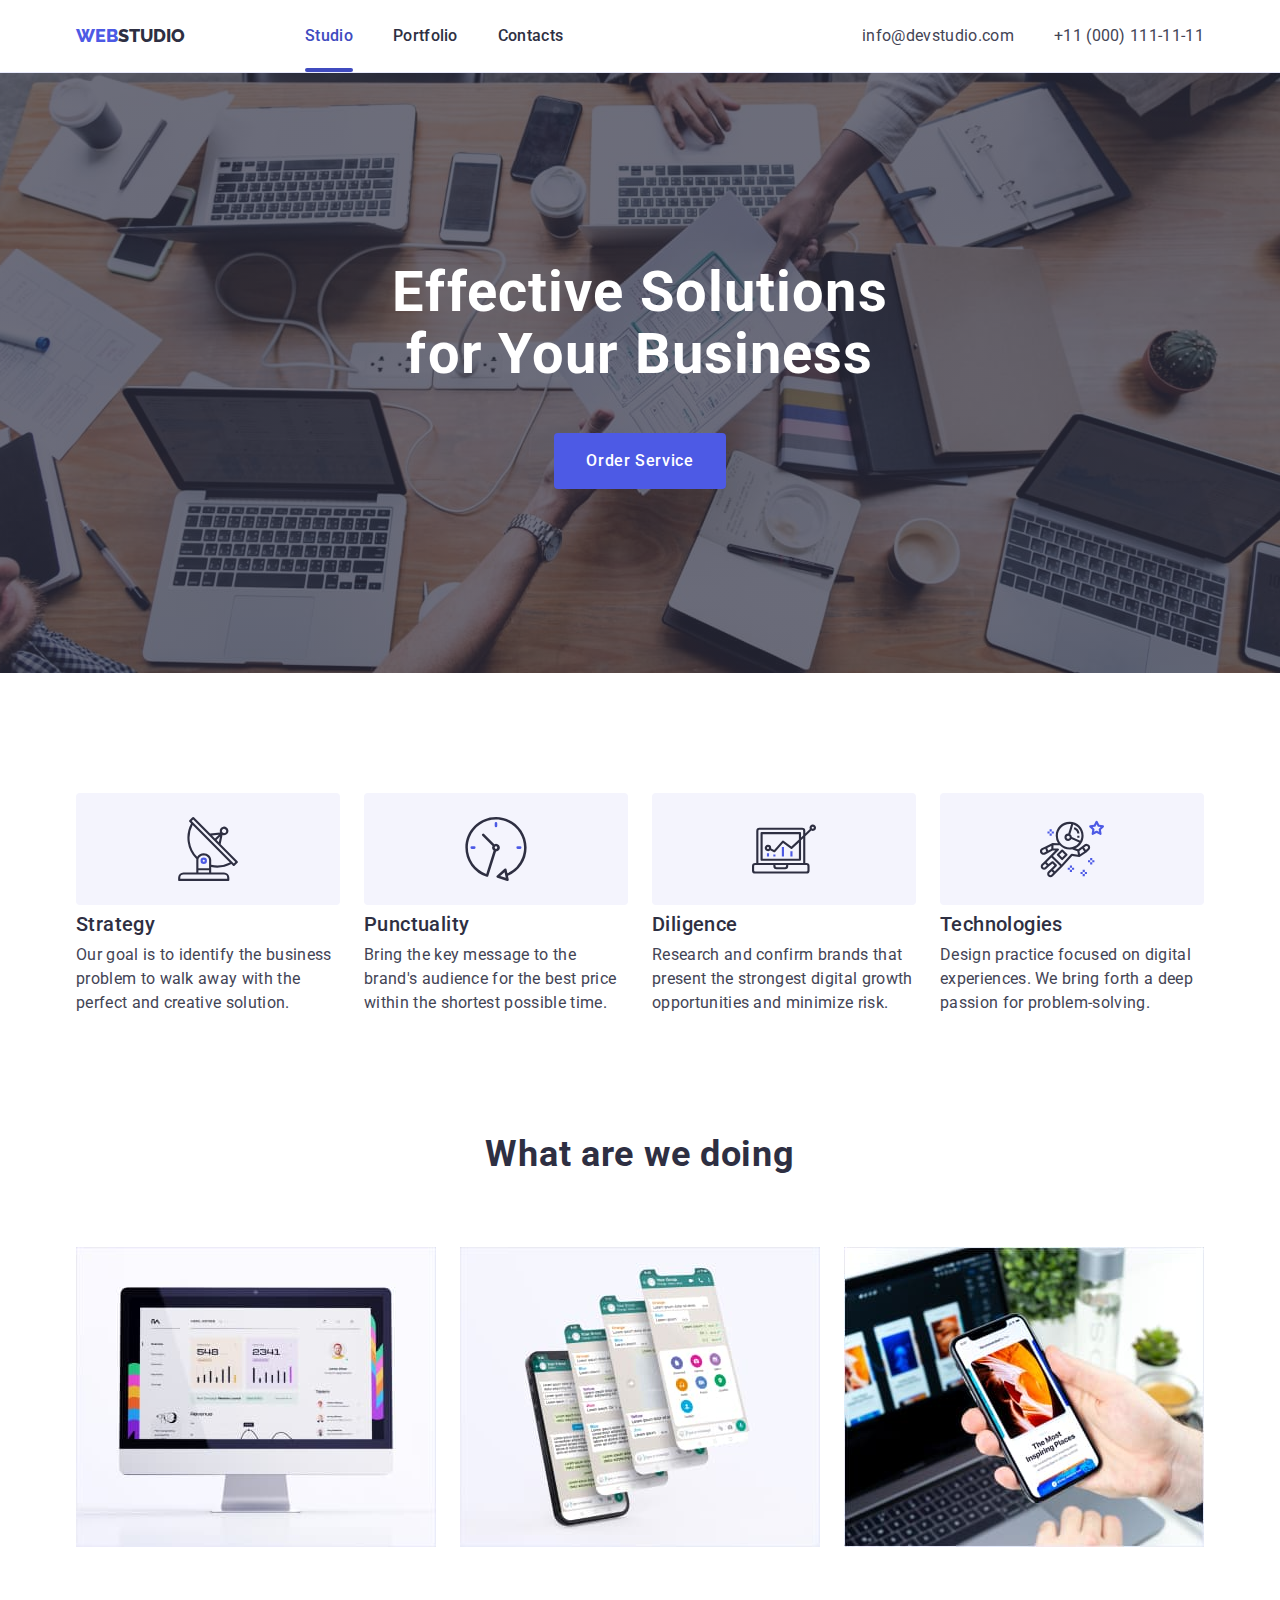
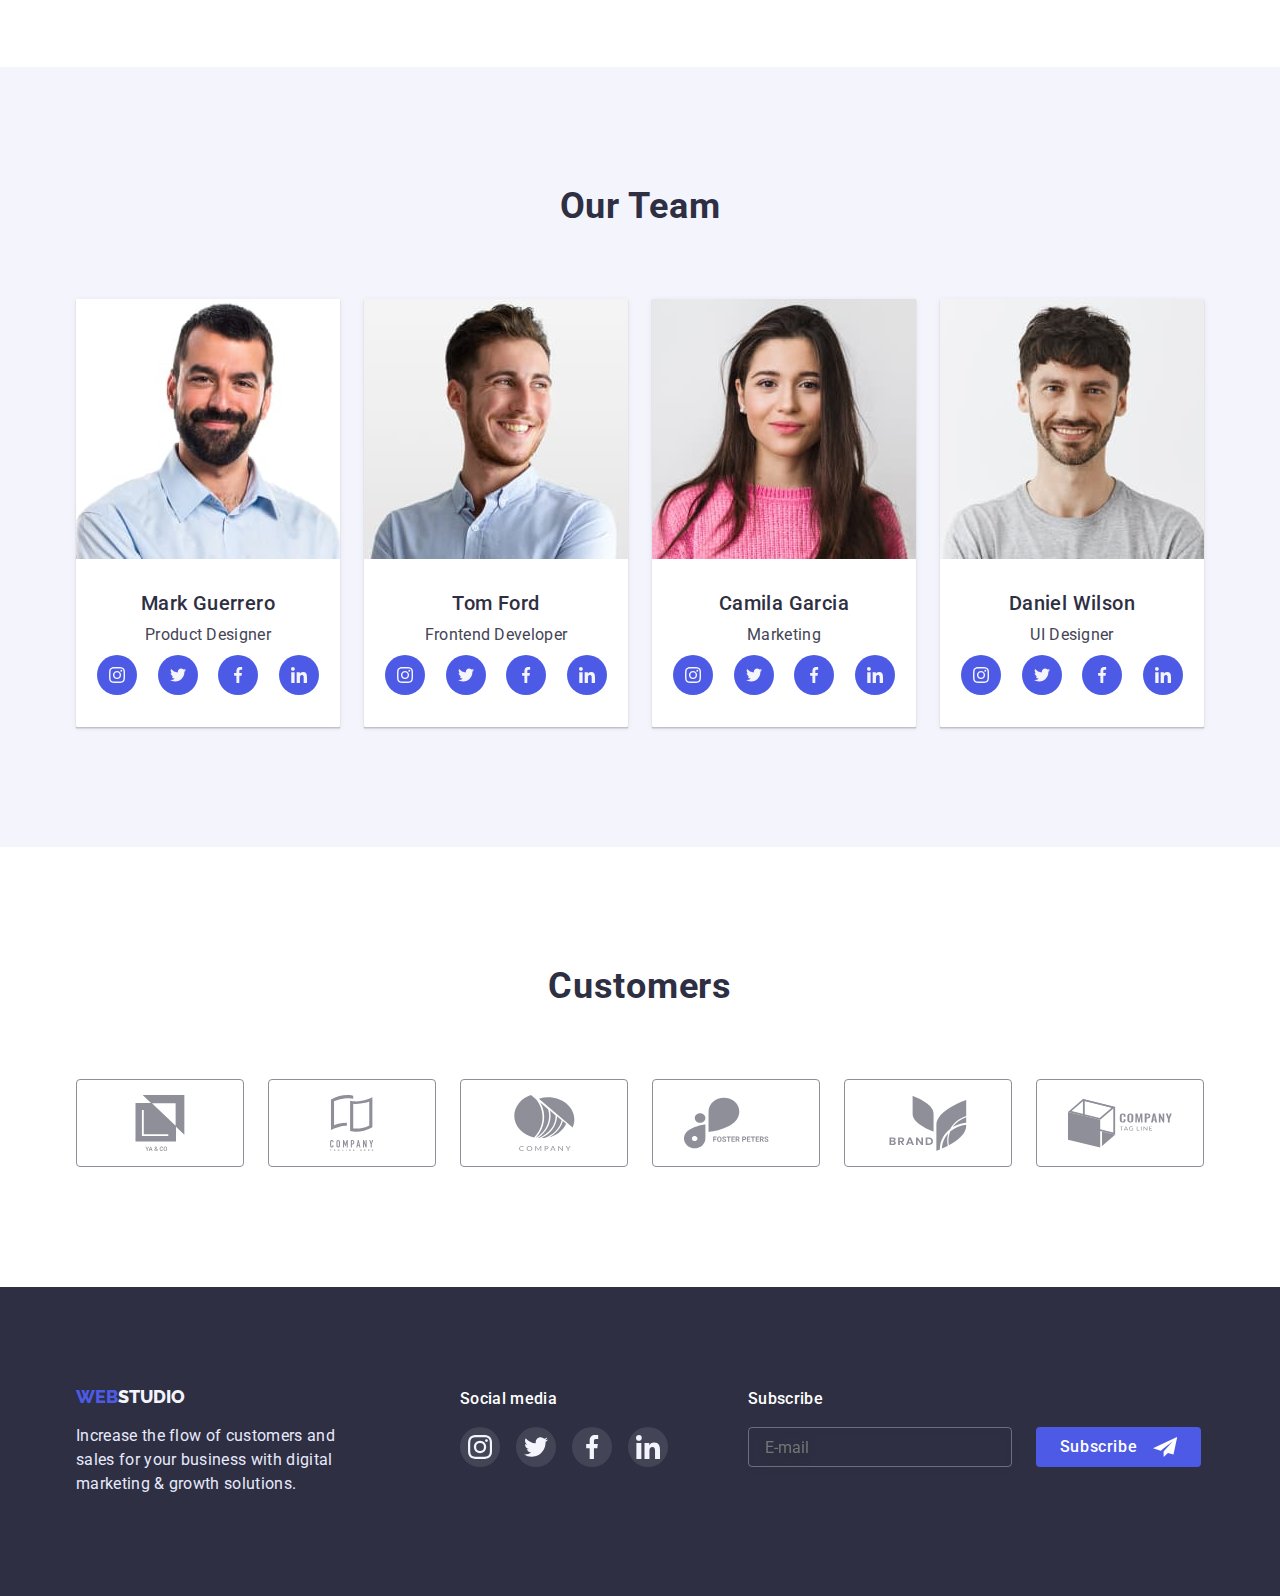
<file: index.html>
<!DOCTYPE html>
<html lang="en">
  <head>
    <meta charset="UTF-8">
    <meta http-equiv="X-UA-Compatible" content="IE=edge">
    <meta name="viewport" content="width=device-width, initial-scale=1.0">
    <title>Студія</title>
    <link rel="preconnect" href="https://fonts.googleapis.com"> 
    <link rel="preconnect" href="https://fonts.gstatic.com" crossorigin> 
    <link href="https://fonts.googleapis.com/css2?family=Raleway:wght@800&family=Roboto:wght@400;500;700;900&display=swap" rel="stylesheet">
    <link rel="stylesheet" href="https://cdnjs.cloudflare.com/ajax/libs/modern-normalize/1.1.0/modern-normalize.css">
    <link rel="stylesheet" href="./css/styles.css">
  </head>
  <body>
    <!--Header-->
    <header class="header">
      <!--site nav-->
          <div class="container main-nav">
            
              <nav class="main-navigation">
              <a class="header-logo" href="./index.html">
                <span class="web">Web</span><span class="studio">Studio</span> 
              </a>

              <ul class="site-nav list">
                
                  <li class="item">
                   <a class="link  current" href="./index.html">Studio</a>
                </li>
                
                
                <li class="item">
                    <a class="link" href="./portfolio.html">Portfolio</a>
                </li>
                <li class="item">

                    <a class="link" href="">Contacts</a>
                </li>
              </ul>
            </nav>
        
             
            
            <!--Contacts-->
            <address class="adress">
              <ul class="list contacts">
                <li class="item">
                  <a class="contact-link" href="mailto:info@devstudio.com">info@devstudio.com</a>
                </li>
                <li class="item">
                  <a class="contact-link" href="tel:+110001111111">+11 (000) 111-11-11</a>
                </li>
              </ul>
            </address> 
          
            <!--Menu Open Button-->
              <button type="button" 
                      class="menu-button js-open-menu"
                      aria-expanded="false"
                      aria-controls="mobile-menu" >
                <svg class="button-open" width="32" height="22"
                     aria-label="Switch-mobile-menu">
                  <use class="icon-open" href="./images/icons.svg#icon-burger"></use>
                </svg>
              </button>
              
          <!--Menu Nav Container-->
              <div class="menu-container js-menu-container" id="mobile-menu">
                
                    <button type="button" 
                      class="menu-button js-close-menu">
                    <svg class="button-cross" width="8" height="8">
                      <use class="icon-cross" href="./images/icons.svg#icon-close-black-18dp-2-1-"></use>
                    </svg>
                </button>
            
                <div class="mobile-navigation">
                  <ul class="list">
                
                  <li class="nav-item">
                   <a class="nav-link current" href="./index.html">Studio</a>
                </li>
                
                
                <li class="nav-item">
                    <a class="nav-link" href="./portfolio.html">Portfolio</a>
                </li>
                <li class="nav-item">

                    <a class="nav-link" href="">Contacts</a>
                </li>
              </ul>
                </div>

                <div class="mobile-contacts">
                  <address>
                      <ul class="list mobile-list">

                        <li class="mobile-contact-item" >
                          <a class="mobile-contact-link tel" href="tel:+110001111111">+11 (000) 111-11-11</a>
                        </li>

                        <li class="mobile-contact-item">
                          <a  class="mobile-contact-link"  href="mailto:info@devstudio.com">info@devstudio.com</a>
                        </li>
                
                      </ul>
                  </address> 
                </div>
                <div class="mobile-sm-links">
                  <ul class="team sm-links-list">

                <li class="social-links-item">
                  <a class="social-media-link" href="">
                    <svg class="icon" width="16px" height="16px">
                      <use href="./images/icons.svg#icon-instagram"></use>
                    </svg>
                  </a>
                </li>

                <li class="social-links-item">
                  <a class="social-media-link" href="" >
                    <svg class="icon" width="16px" height="16px">
                      <use href="./images/icons.svg#icon-twitter"></use>
                    </svg>
                  </a>
                </li>

                <li class="social-links-item">
                  <a class="social-media-link" href="" >
                    <svg class="icon" width="16px" height="16px">
                      <use href="./images/icons.svg#icon-facebook-1"></use>
                    </svg>
                  </a>
                </li>

                <li class="social-links-item">
                  <a class="social-media-link" href="" >
                    <svg class="icon" width="16px" height="16px">
                      <use href="./images/icons.svg#icon-linkedin"></use>
                    </svg>
                  </a>
                </li> 
              </ul>
                </div>
            

                
              </div>
            </div>  
              
    </header>
    <main>
      <!--Hero-->
      <section class="hero"> 
              <div class="container">
                <h1 class="hero-title">Effective Solutions for Your Business</h1>

              <button data-modal-open class="hero-btn" type="button">Order Service</button>
              </div>    
              <div class="backdrop is-hidden" data-modal>
                <div class="modal">
                
                  <button class="close-btn" data-modal-close>
                    <svg class="close-icon">
                      <use href="./images/icons.svg#icon-close-black-18dp-2-1-" width="8px" height="8px"></use>
                    </svg>
                  </button>

                   <form class="modal-form">
                      <p class="modal-text">Leave your contacts and we will call you back</p>
                      
                      <div class="modal-form-field">
                        <label for="name">Name</label>
                        <input class="form-name" type="text" name="name" id="name">
                        <svg class="form-icon" >
                          <use href="./images/icons.svg#icon-person" width="12"></use>
                        </svg>
                      </div>

                      <div class="modal-form-field">
                        <label for="tel">Phone</label>
                        <input class="form-name" type="tel" name="tel" id="tel" >
                        <svg class="form-icon" >
                          <use href="./images/icons.svg#icon-tel" width="13"></use>
                        </svg>                       
                      </div>

                      <div class="modal-form-field">
                        <label for="email">Email</label>
                        <input class="form-name" type="email" name="email" id="email">
                        <svg class="form-icon">
                          <use href="./images/icons.svg#icon-mail" width="15"></use>
                        </svg>
                        
                      </div>
                      
                      <div class="modal-form-field">
                        <label for="comment">Comment</label>
                        <textarea class="textarea" name="comment" id="comment" placeholder="Text input"></textarea>
                      </div>

                    
                      <div class="checkbox">
                        <label class="checkbox-label" for="accept">
                        <input class="checkbox-input" type="checkbox" name="accept" id="accept">
                        <span class="checkbox-icon">
                          <svg width="10">
                          <use href="./images/icons.svg#icon-checked" ></use>
                        </svg>
                        </span>
                        <div>
                          I accept the terms and conditions of the  
                        <a class="policy" href=""> Privacy Policy</a>
                        </div>
                        
                         </label>
                      </div>
                      
                      <button class="send-btn" type="submit">Send</button>

                   </form> 
                </div>
              </div>             
      </section>
        
        
      <!--Features-->
      <section class="features">
        <div class="container">
          <h2 class="features-title">Features</h2>
        <ul class="list feature-list">

          <li class="item">
            <div class="thumb">
              <svg class="feature-icon">
                <use href="./images/icons.svg#icon-antenna"></use>
              </svg>
            </div>
            <h3 class="title feature-title">Strategy</h3>
            <p class="text feature.text">
              Our goal is to identify the business problem to walk away with the
              perfect and creative solution.
            </p>  
          </li>

          <li class="item">
            <div class="thumb">
              <svg class="feature-icon">
                <use href="./images/icons.svg#icon-clock"></use>
              </svg>
            </div>
            <h3 class="title feature-title">Punctuality</h3>
            <p class="text feature-text">
              Bring the key message to the brand's audience for the best price
              within the shortest possible time.
            </p>  
          </li>

          <li class="item">
            <div class="thumb">
              <svg class="feature-icon" >
                <use href="./images/icons.svg#icon-diagram"></use>
              </svg>
            </div>
              <h3 class="title feature-title">Diligence</h3>
            <p class="text feature-text">
              Research and confirm brands that present the strongest digital
              growth opportunities and minimize risk.
            </p>
          </li>

          <li class="item">
            <div class="thumb">
              <svg class="feature-icon">
                <use href="./images/icons.svg#icon-astronaut"></use>
              </svg>
            </div>
            <h3 class="title feature-title">Technologies</h3>
            <p class="text feature-text">
              Design practice focused on digital experiences. We bring forth a
              deep passion for problem-solving.
            </p>
            
          </li>

        </ul>
        </div>
        
      </section>
      <!--Work-->
      <section class="work-content">
        <div class="container">
          <h2 class="work-title">What are we doing</h2>
        <ul class="list work-list">
          <li class="work-element">
            <img class="image" 
            srcset="./images/work-1.jpg 1x, ./images/work-1@2x.jpg 2x"
            src="./images/work-1.jpg" 
            alt="Macbook" 
            width="360">
          </li>
          <li class="work-element">
            <img class="image" 
            srcset="./images/work-2.jpg 1x, ./images/work-2@2x.jpg 2x"
            src="./images/work-2.jpg" 
            alt="Macbook" 
            width="360">
          </li>
          <li class="work-element">
            <img class="image" 
            srcset="./images/work-3.jpg 1x, ./images/work-3@2x.jpg 2x"
            src="./images/work-3.jpg" 
            alt="Macbook" 
            width="360">
          </li>
        </ul>
        </div>
        
      </section>
      <!--Team-->
      <section class="team">
        <div class="container">
          <h2 class="team-title">Our Team</h2>
        <ul class="list team-list">

          <li class="team-element">

            <img class="image"
            srcset="./images/team-1.jpg 1x, ./images/team-1@2x.jpg 2x" 
            src="./images/team-1.jpg" 
            alt="Product Designer" 
            width="264">

            <div class="team-content">
              <h3 class="title team-member">Mark Guerrero</h3>
              <p class="text">Product Designer</p>

              <ul class="team sm-links-list">

                <li class="social-links-item">
                  <a class="social-media-link" href="">
                    <svg class="icon" width="16px" height="16px">
                      <use href="./images/icons.svg#icon-instagram"></use>
                    </svg>
                  </a>
                </li>

                <li class="social-links-item">
                  <a class="social-media-link" href="" >
                    <svg class="icon" width="16px" height="16px">
                      <use href="./images/icons.svg#icon-twitter"></use>
                    </svg>
                  </a>
                </li>

                <li class="social-links-item">
                  <a class="social-media-link" href="" >
                    <svg class="icon" width="16px" height="16px">
                      <use href="./images/icons.svg#icon-facebook-1"></use>
                    </svg>
                  </a>
                </li>

                <li class="social-links-item">
                  <a class="social-media-link" href="" >
                    <svg class="icon" width="16px" height="16px">
                      <use href="./images/icons.svg#icon-linkedin"></use>
                    </svg>
                  </a>
                </li> 
              </ul>
            </div>


          <li class="team-element">

            <img class="image"
            srcset="./images/team-2.jpg 1x, ./images/team-2@2x.jpg 2x"
             src="./images/team-2.jpg" 
             alt="Frontend Developer" 
             width="264">

            <div class="team-content">
              <h3 class="title team-member">Tom Ford</h3>
              <p class="text">Frontend Developer</p>

              <ul class="team sm-links-list">

                <li class="social-links-item">
                  <a class="social-media-link" href="">
                    <svg class="icon" width="16px" height="16px">
                      <use href="./images/icons.svg#icon-instagram"></use>
                    </svg>
                  </a>
                </li>

                <li class="social-links-item">
                  <a class="social-media-link" href="" >
                    <svg class="icon" width="16px" height="16px">
                      <use href="./images/icons.svg#icon-twitter"></use>
                    </svg>
                  </a>
                </li>

                <li class="social-links-item">
                  <a class="social-media-link" href="" >
                    <svg class="icon" width="16px" height="16px">
                      <use href="./images/icons.svg#icon-facebook-1"></use>
                    </svg>
                  </a>
                </li>

                <li class="social-links-item">
                  <a class="social-media-link" href="" >
                    <svg class="icon" width="16px" height="16px">
                      <use href="./images/icons.svg#icon-linkedin"></use>
                    </svg>
                  </a>
                </li> 
              </ul>
            </div>           
          </li>

          <li class="team-element">
           <img class="image"
            srcset="./images/team-3.jpg 1x, ./images/team-3@2x.jpg 2x"
             src="./images/team-3.jpg" 
             alt="Frontend Developer" 
             width="264">

            <div class="team-content">
              <h3 class="title team-member">Camila Garcia</h3>
              <p class="text">Marketing</p>

              <ul class="team sm-links-list">

                <li class="social-links-item">
                  <a class="social-media-link" href="">
                    <svg class="icon" width="16px" height="16px">
                      <use href="./images/icons.svg#icon-instagram"></use>
                    </svg>
                  </a>
                </li>

                <li class="social-links-item">
                  <a class="social-media-link" href="" >
                    <svg class="icon" width="16px" height="16px">
                      <use href="./images/icons.svg#icon-twitter"></use>
                    </svg>
                  </a>
                </li>

                <li class="social-links-item">
                  <a class="social-media-link" href="" >
                    <svg class="icon" width="16px" height="16px">
                      <use href="./images/icons.svg#icon-facebook-1"></use>
                    </svg>
                  </a>
                </li>

                <li class="social-links-item">
                  <a class="social-media-link" href="" >
                    <svg class="icon" width="16px" height="16px">
                      <use href="./images/icons.svg#icon-linkedin"></use>
                    </svg>
                  </a>
                </li> 
              </ul>
            </div>            
          </li>
          <li class="team-element">
            <img class="image"
            srcset="./images/team-4.jpg 1x, ./images/team-4@2x.jpg 2x"
             src="./images/team-4.jpg" 
             alt="Frontend Developer" 
             width="264">
            <div class="team-content">
              <h3 class="title team-member">Daniel Wilson</h3>
              <p class="text">UI Designer</p>
              <ul class="team sm-links-list">

                <li class="social-links-item">
                  <a class="social-media-link" href="">
                    <svg class="icon" width="16px" height="16px">
                      <use href="./images/icons.svg#icon-instagram"></use>
                    </svg>
                  </a>
                </li>

                <li class="social-links-item">
                  <a class="social-media-link" href="" >
                    <svg class="icon" width="16px" height="16px">
                      <use href="./images/icons.svg#icon-twitter"></use>
                    </svg>
                  </a>
                </li>

                <li class="social-links-item">
                  <a class="social-media-link" href="" >
                    <svg class="icon" width="16px" height="16px">
                      <use href="./images/icons.svg#icon-facebook-1"></use>
                    </svg>
                  </a>
                </li>

                <li class="social-links-item">
                  <a class="social-media-link" href="" >
                    <svg class="icon" width="16px" height="16px">
                      <use href="./images/icons.svg#icon-linkedin"></use>
                    </svg>
                  </a>
                </li> 
              </ul>
            </div>            
          </li>
        </ul>
        </div>
        
      </section>
  <!--Customers-->

      <section class="customers">
      <div class="container">
        <h2 class="customers-title">Customers</h2>
        <ul class="customers-list">
          
          <li class="customer-link">
            
            <a class="client-logo" href="">
              <svg class="icon current" width="104px" height="56px">
                <use href="./images/icons.svg#icon-group-1"></use>
              </svg>
            </a>
            
          </li>

          <li class="customer-link">
            
              <a class="client-logo" href="">
                <svg class="icon current" width="104px" height="56px">
                  <use href="./images/icons.svg#icon-group-2"></use>
                </svg>
              </a>
            
          </li>

          <li class="customer-link">
            
              <a class="client-logo" href="">
                <svg class="icon current" width="104px" height="56px">
                  <use href="./images/icons.svg#icon-group-3"></use>
                </svg>
              </a>
            
          </li>

          <li class="customer-link">
            
              <a class="client-logo" href="">
                <svg class="icon current" width="104px" height="56px">
                  <use href="./images/icons.svg#icon-group-4"></use>
                </svg>
              </a>
            
          </li>

          <li class="customer-link">
            
              <a class="client-logo" href="">
                <svg class="icon current" width="104px" height="56px">
                  <use href="./images/icons.svg#icon-group-5"></use>
                </svg>
              </a>
            
          </li>

          <li class="customer-link">
            
              <a class="client-logo" href="">
                <svg class="icon current" width="104px" height="56px">
                  <use href="./images/icons.svg#icon-group-6"></use>
                </svg>
              </a>
            
          </li>
          
        </ul>
        
      </div>
    </section>

    </main>
    <!--Footer-->
    <footer class="footer">
      <div class="container">

          <div class="footer-wrap">
              <div class="footer-content">
                <a class="footer-logo" href="./index.html"> <span class="web" >Web</span> <span class="studio" >Studio</span> 
                </a>
          
                <p class="text footer-text">
                Increase the flow of customers and sales for your business with digital
                 marketing & growth solutions.
                </p>
            </div>

            <div class="footer-thumb">
          <p class="text link-text">Social media</p>
        
          <ul class="footer sm-links-list"> 

            <li class="social-links-item"> 
              <a class="social-media-link" href="" >
                  <svg class="icon" width="24px" height="24px">
                    <use href="./images/icons.svg#icon-instagram"></use>
                  </svg>
                </a>
            </li>
              
            <li>
              <a class="social-media-link" href="" >
                  <svg class="icon" width="24px" height="24px">
                    <use href="./images/icons.svg#icon-twitter"></use>
                  </svg>
                </a>
            </li>

            <li>
              <a class="social-media-link" href="">
                  <svg class="icon" width="24" height="24">
                    <use href="./images/icons.svg#icon-facebook-1"></use>
                  </svg>
                </a>
            </li>

            <li>
              <a class="social-media-link" href="">
                  <svg class="icon" width="24px" height="24px">
                    <use href="./images/icons.svg#icon-linkedin"></use>
                  </svg>
              </a>
            </li>
       
          </ul>
            </div>

            
              <form class="subscribe" name="subscribe">

                <div class="subscribe-field">
                    <label for="subscribe">Subscribe</label>
                    <input type="email" name="email" id="subscribe" placeholder="E-mail">
                 </div>
                 
                    <button type="submit" class="submit-btn">Subscribe
                      <svg class="submit-icon">
                        <use href="./images/icons.svg#icon-icon-send" width="24"></use>
                      </svg>
                    </button>
                 
                  
              </form>
            
          </div>

      </div>
      
    </footer>
    <script src="./js/modal.js"></script>
    <script src="./js/mobile-menu.js"></script>
  </body>
</html>
</file>
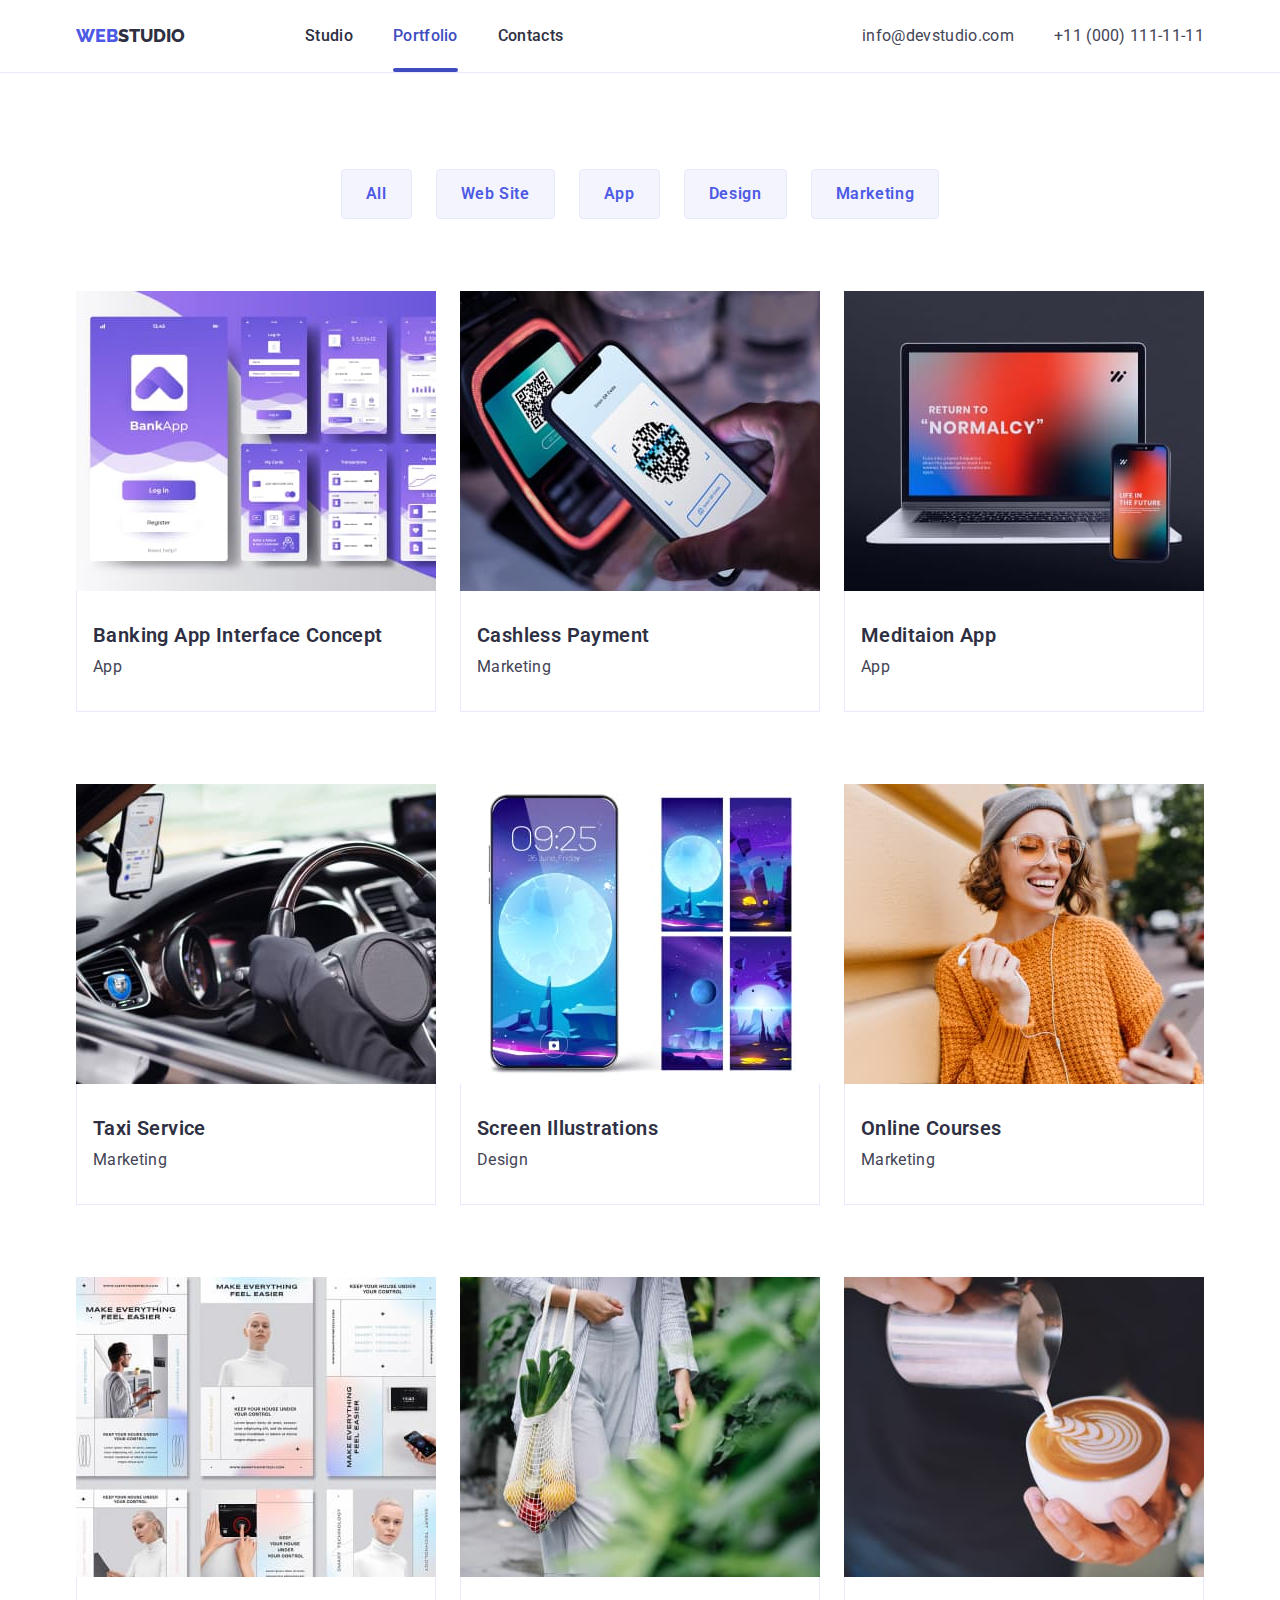
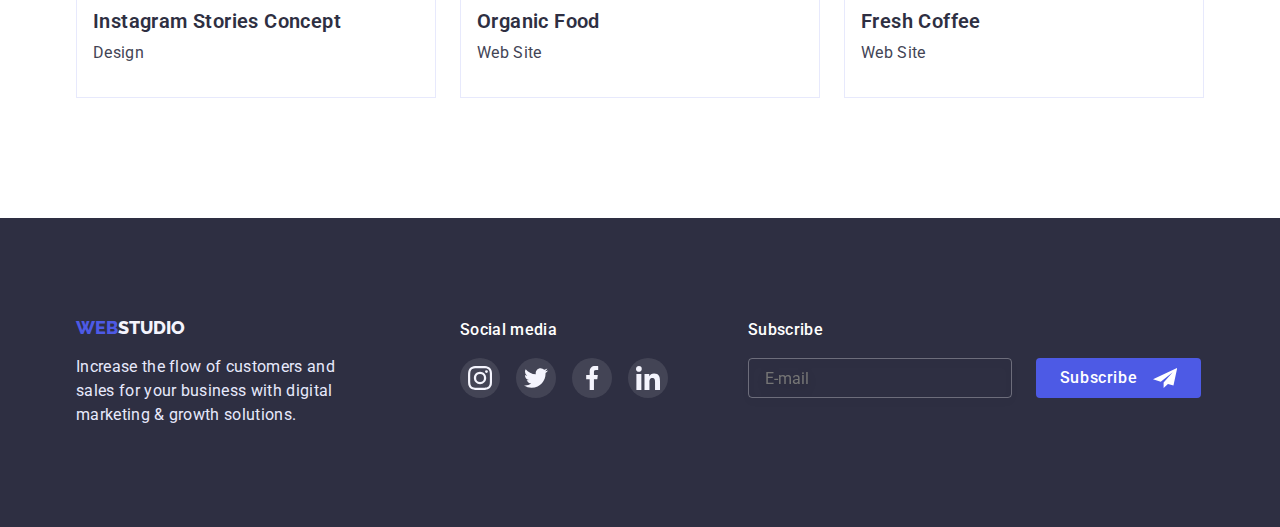
<file: portfolio.html>
<!DOCTYPE html>
<html lang="en">
<head>
    <meta charset="UTF-8">
    <meta http-equiv="X-UA-Compatible" content="IE=edge">
    <meta name="viewport" content="width=device-width, initial-scale=1.0">
    <title>Портфоліо</title>
    <link rel="preconnect" href="https://fonts.googleapis.com"> 
    <link rel="preconnect" href="https://fonts.gstatic.com" crossorigin> 
    <link href="https://fonts.googleapis.com/css2?family=Raleway:wght@800&family=Roboto:wght@400;500;700;900&display=swap" rel="stylesheet">
    <link rel="stylesheet" href="https://cdnjs.cloudflare.com/ajax/libs/modern-normalize/1.1.0/modern-normalize.css">
    <link rel="stylesheet" href="./css/styles.css">
</head>
<body>
    <!--Header-->
    <header class="header">
      <!--site nav-->
      <div class="container main-nav">

        <nav class="main-navigation">
              <a class="header-logo" href="./index.html">
                <span class="web">Web</span><span class="studio">Studio</span> 
              </a>

              <ul class="site-nav list">

                <li class="item">
                   <a class="link" href="./index.html">Studio</a>
                </li>
                <li class="item">
                    <a class="link current" href="./portfolio.html">Portfolio</a>
                </li>
                <li class="item">
                    <a class="link" href="">Contacts</a>
                </li>
              </ul>
            </nav>
            
            <!--Contacts-->
       <address class="adress">
          <ul class="list contacts">
            <li class="item">
             <a class="contact-link" href="mailto:info@devstudio.com">info@devstudio.com</a>
            </li>
            <li class="item">
             <a class="contact-link" href="tel:+110001111111">+11 (000) 111-11-11</a>
            </li>
          </ul>
        </address> 
        <!--Menu Open Button-->
              <button type="button" 
                      class="menu-button js-open-menu"
                      aria-expanded="false"
                      aria-controls="mobile-menu" >
                <svg class="button-open" width="32" height="22"
                     aria-label="Switch-mobile-menu">
                  <use class="icon-open" href="./images/icons.svg#icon-burger"></use>
                </svg>
              </button>
              
          <!--Menu Nav Container-->
              <div class="menu-container js-menu-container" id="mobile-menu">
                
                    <button type="button" 
                      class="menu-button js-close-menu">
                    <svg class="button-cross" width="8" height="8">
                      <use class="icon-cross" href="./images/icons.svg#icon-close-black-18dp-2-1-"></use>
                    </svg>
                </button>

                <div class="mobile-navigation">
                  <ul class="list mobile-list">
                
                  <li class="nav-item">
                   <a class="nav-link" href="./index.html">Studio</a>
                </li>
                
                
                <li class="nav-item">
                    <a class="nav-link current" href="./portfolio.html">Portfolio</a>
                </li>
                <li class="nav-item">

                    <a class="nav-link" href="">Contacts</a>
                </li>
              </ul>
                </div>

                <div class="mobile-contacts">
                  <address>
                      <ul class="list mobile-list">

                        <li class="mobile-contact-item" >
                          <a class="mobile-contact-link tel" href="tel:+110001111111">+11 (000) 111-11-11</a>
                        </li>

                        <li class="mobile-contact-item">
                          <a class="mobile-contact-link"  href="mailto:info@devstudio.com">info@devstudio.com</a>
                        </li>
                
                      </ul>
                  </address> 
                </div>
                <div class="mobile-sm-links">
                  <ul class="team sm-links-list">

                <li class="social-links-item">
                  <a class="social-media-link" href="">
                    <svg class="icon" width="16px" height="16px">
                      <use href="./images/icons.svg#icon-instagram"></use>
                    </svg>
                  </a>
                </li>

                <li class="social-links-item">
                  <a class="social-media-link" href="" >
                    <svg class="icon" width="16px" height="16px">
                      <use href="./images/icons.svg#icon-twitter"></use>
                    </svg>
                  </a>
                </li>

                <li class="social-links-item">
                  <a class="social-media-link" href="" >
                    <svg class="icon" width="16px" height="16px">
                      <use href="./images/icons.svg#icon-facebook-1"></use>
                    </svg>
                  </a>
                </li>

                <li class="social-links-item">
                  <a class="social-media-link" href="" >
                    <svg class="icon" width="16px" height="16px">
                      <use href="./images/icons.svg#icon-linkedin"></use>
                    </svg>
                  </a>
                </li> 
              </ul>
                </div>
            

                
              </div> 
      </div>
    </header>
<main>

 <!--Main--> 
<section class="portfolio">
  <div class="container">
     <h1 class="portfolio-title">Portfolio</h1>

      <!--Buttons-->
        <ul class="list buttons-list">
          <li class="btn-element">
            <button class="filter-btn" type="button">All</button>
          </li>
          <li class="btn-element">
            <button class="filter-btn" type="button">Web Site</button>
          </li>
          <li class="btn-element">
            <button class="filter-btn" type="button">App</button>
          </li>
          <li class="btn-element">
            <button class="filter-btn" type="button">Design</button>
          </li>
          <li class="btn-element">
            <button class="filter-btn" type="button">Marketing</button>
          </li>
        </ul>
      
      
 
      <!--Projects-->
      <div class="projects">
       <ul class="list project-list">
                         
              <li class="project-element"> 
                <a class="project-link" href="">
                  <div class="project-thumb">

                        <div class="overlay">
                          <p class="overlay-text">14 Stylish and User-Friendly App Design Concepts · Task Manager App · Calorie Tracker App · Exotic Fruit Ecommerce App · Cloud Storage App</p>
                       </div>

                        <img class="image" src="./images/img-1.jpg" 
                          alt="Banking-App-Interface" width="360">
                  </div>

                    <div class="project-content">
                      <h2 class="title">Banking App Interface Concept</h2>
                      <p class="text">App</p> 
                    </div> 
                </a>
              </li>  
          
            

              
                <li class="project-element">
                    <a class="project-link" href="">
                  <div class="project-thumb">

                        <div class="overlay">
                          <p class="overlay-text">14 Stylish and User-Friendly App Design Concepts · Task Manager App · Calorie Tracker App · Exotic Fruit Ecommerce App · Cloud Storage App</p>
                       </div>
                        <img class="image" src="./images/img-2.jpg" alt="Cashless-Payment" width="360">
                  </div>

                    <div class="project-content">
                      <h2 class="title">Cashless Payment</h2>
                      <p class="text">Marketing</p>
                    </div>
                    </a>
                </li>
              

              <a class="project-link" href="">
                <li class="project-element">
                  <div class="project-thumb">
                
                        <div class="overlay">
                          <p class="overlay-text">14 Stylish and User-Friendly App Design Concepts · Task Manager App · Calorie Tracker App · Exotic Fruit Ecommerce App · Cloud Storage App</p>
                       </div>
                        <img class="image" src="./images/img-3.jpg" alt="Computer" width="360">
                  </div>
                    <div class="project-content">
                      <h2 class="title">Meditaion App</h2>
                      <p class="text">App</p>
                  </div>  
                </li>
              </a>

            <a class="project-link" href="">
              <li class="project-element">
                <div class="project-thumb">
                    <div class="overlay">
                          <p class="overlay-text">14 Stylish and User-Friendly App Design Concepts · Task Manager App · Calorie Tracker App · Exotic Fruit Ecommerce App · Cloud Storage App</p>
                    </div>
                  <img class="image" src="./images/img-4.jpg" alt="Hands-on-the-steering-wheel" width="360">
                </div>
                  <div class="project-content">
                    <h2 class="title">Taxi Service</h2>
                    <p class="text">Marketing</p>
                  </div>
              </li>
            </a>

            <a class="project-link" href="">
              <li class="project-element">
                <div class="project-thumb">
                    <div class="overlay">
                          <p class="overlay-text">14 Stylish and User-Friendly App Design Concepts · Task Manager App · Calorie Tracker App · Exotic Fruit Ecommerce App · Cloud Storage App</p>
                    </div>
                  <img class="image" src="./images/img-5.jpg" alt="Phone-wallpaper" width="360">
                </div>
                  <div class="project-content">
                    <h2 class="title">Screen Illustrations</h2>
                    <p class="text">Design</p>
                  </div>
              </li>
            </a>

            <a class="project-link" href="">
              <li class="project-element">
                <div class="project-thumb">
                  <div class="overlay">
                          <p class="overlay-text">14 Stylish and User-Friendly App Design Concepts · Task Manager App · Calorie Tracker App · Exotic Fruit Ecommerce App · Cloud Storage App</p>
                    </div>
                <img class="image" src="./images/img-6.jpg" alt="Smiling-girl-with-phone" width="360">
                </div>
                  <div class="project-content">
                    <h2 class="title">Online Courses</h2>
                    <p class="text">Marketing</p>
                  </div>          
              </li>
            </a>

            <a class="project-link" href="">
              <li class="project-element">
                <div class="project-thumb">
                    <div class="overlay">
                          <p class="overlay-text">14 Stylish and User-Friendly App Design Concepts · Task Manager App · Calorie Tracker App · Exotic Fruit Ecommerce App · Cloud Storage App</p>
                    </div>
                <img class="image" src="./images/img-7.jpg" alt="Instagram-Stories" width="360">
                </div>
                 <div class="project-content">
                  <h2 class="title">Instagram Stories Concept</h2>
                  <p class="text">Design</p>
                </div>             
              </li>
            </a>

            <a class="project-link" href="">
              <li class="project-element">
                <div class="project-thumb">
                  <div class="overlay">
                          <p class="overlay-text">14 Stylish and User-Friendly App Design Concepts · Task Manager App · Calorie Tracker App · Exotic Fruit Ecommerce App · Cloud Storage App</p>
                    </div>
                  <img class="image" src="./images/img-8.jpg" alt="Woman-with-shopping-bag" width="360">
                </div>
                  <div class="project-content">
                    <h2 class="title">Organic Food</h2>
                    <p class="text">Web Site</p>
                </div>       
              </li>
            </a>

            <a class="project-link" href="">
              <li class="project-element">
                <div class="project-thumb">
                  <div class="overlay">
                          <p class="overlay-text">14 Stylish and User-Friendly App Design Concepts · Task Manager App · Calorie Tracker App · Exotic Fruit Ecommerce App · Cloud Storage App</p>
                    </div>
                  <img class="image" src="./images/img-9.jpg" alt="Cup-of-coffee" width="360">
                </div>
                  <div class="project-content">
                    <h2 class="title">Fresh Coffee</h2>
                    <p class="text">Web Site</p>
                </div>              
              </li>
            </a>

        </ul>
      </div>   
  </div>

 </section>
    </main> 
    <!--Footer-->
    <footer class="footer">
      <div class="container">

          <div class="footer-wrap">
              <div class="footer-content">
                <a class="footer-logo" href="./index.html"> <span class="web" >Web</span> <span class="studio" >Studio</span> 
                </a>
          
                <p class="text footer-text">
                Increase the flow of customers and sales for your business with digital
                 marketing & growth solutions.
                </p>
            </div>

            <div class="footer-thumb">
          <p class="text link-text">Social media</p>
        
          <ul class="footer sm-links-list"> 

            <li class="social-links-item"> 
              <a class="social-media-link" href="" >
                  <svg class="icon" width="24px" height="24px">
                    <use href="./images/icons.svg#icon-instagram"></use>
                  </svg>
                </a>
            </li>
              
            <li>
              <a class="social-media-link" href="" >
                  <svg class="icon" width="24px" height="24px">
                    <use href="./images/icons.svg#icon-twitter"></use>
                  </svg>
                </a>
            </li>

            <li>
              <a class="social-media-link" href="">
                  <svg class="icon" width="24" height="24">
                    <use href="./images/icons.svg#icon-facebook-1"></use>
                  </svg>
                </a>
            </li>

            <li>
              <a class="social-media-link" href="">
                  <svg class="icon" width="24px" height="24px">
                    <use href="./images/icons.svg#icon-linkedin"></use>
                  </svg>
              </a>
            </li>
       
          </ul>
            </div>

            
              <form class="subscribe" name="subscribe">

                <div class="subscribe-field">
                    <label for="subscribe">Subscribe</label>
                    <input type="email" name="email" id="subscribe" placeholder="E-mail">
                 </div>
                 
                    <button type="submit" class="submit-btn">Subscribe
                      <svg class="submit-icon">
                        <use href="./images/icons.svg#icon-icon-send" width="24"></use>
                      </svg>
                    </button>
                 
                  
              </form>
            
          </div>

      </div>
      
    </footer>
    <script src="./js/mobile-menu.js"></script>
      </body>
    </html>
</file>
<file: css/styles.css>
/*Основные цвета*/
:root {
 --text: #434455;
 --dark: #2E2F42;
--primary-brand: #4D5AE5;
--white: #FFFFFF;
--light: #F4F4FD;
--accent: #E7E9FC;
--pressed-state: #404BBF;
--success:#31D0AA;
--subtle-text: #8E8F99;
}

html {
box-sizing: border-box;
}

*,
* :before,
* :after {
box-sizing: inherit;
}

body {
    color: var(--text);
    background-color: var(--white);

    font-family: roboto, sans-serif;

    margin: 0;
}

h1, h2, h3, p, ul {
    margin-top: 0;
    margin-bottom: 0;
}


.container {
  
    /* max-width: 1158px; */
    max-width: 428px;
    margin-left: auto;
    margin-right: auto;
    padding-left: 15px;
    padding-right: 15px;  
}

@media screen and (min-width:768px) {
    .container {
        max-width: 768px;
    }
    
}

@media screen and (min-width:1200px) {
    .container {
        max-width: 1158px;
    }

}

.header {
    border-bottom: 1px solid #E7E9FC;
    
}

.list {
    list-style: none;
    margin: 0;
    padding: 0;
}

/*Студія*/

/*Logo*/

.header-logo {
    font-family: raleway, sans-serif;
    font-weight: 800;
    font-size: 18px;
    line-height: 1.3;

    text-decoration: none;
    text-transform: uppercase;

    display: inline-block;
}

.footer-logo {
    font-family: raleway, sans-serif;
    font-weight: 800;
    font-size: 18px;
    line-height: 1.16;

    text-decoration: none;
    text-transform: uppercase;

    /* display: inline-block; */
    display: flex;
    justify-content: center;
   
    margin-bottom: 16px;
}

.web {
    color: var(--primary-brand)
}

.header-logo .studio {
    color: var(--dark);
}

.footer-logo .studio {
    color: var(--light);
}



.main-navigation,
.adress {
    position: relative;

    display: flex;
    align-items: center;
}
 
@media screen and (max-width: 767px){
    .container.main-nav {
        display: flex;
        justify-content: space-between;
        padding-top: 24px;
        padding-bottom: 24px;
    }
}

.main-nav {
    display: flex;
    flex-direction: row;
}

/* Menu nav-container */
.menu-button {
    display: flex;
    align-items: center;
    justify-content: center;
    margin: 0;
    padding: 0;
    cursor: pointer;
    border: none;
    background-color: transparent;
}

@media screen and (min-width: 768px) {
    .menu-button {
        display: none;
    }
}

.menu-container {
    position: fixed;
    top: 0;
    left: 0;
    width: 100%;
    height: 100%;

    padding: 80px 40px 40px;

    background-color: var(--white);
    z-index: 999;

    transform: translateX(100%);
    transition: transform 250ms linear;

    overflow-y: scroll;
    
}

@media screen and (min-width: 768px) {
    .menu-container {
        display: none;
    }
}

.menu-container.is-open {
    transform: translateX(0);
    
    display: flex;
    flex-direction: column;
}

.menu-container .menu-button {
    position: absolute;
    top: 40px;
    right: 40px;
    width: 24px;
    height: 24px;
    border: 1px solid rgba(0, 0, 0, 0.1);
    border-radius: 50%;
    background-color: var(--accent);

    transition: transform 250ms linear;
}

.menu-container .menu-button:hover,
.menu-container .menu-button:focus {
    background-color: var(--pressed-state);
    fill: var(--white);
}

.mobile-navigation, .mobile-contacts {
    list-style: none;
}


.mobile-navigation {
    display: flex;
    flex-direction: column;
    margin-bottom: auto;
    
}

.nav-item:not(:last-child), 
.mobile-contact-item:not(:last-child) {
    margin-bottom: 40px;   
}

.nav-link {
    text-decoration: none;
    font-weight: 700;
    font-size: 36px;
    line-height: 1.11;

    letter-spacing: 0.02em;
    text-transform: capitalize;
    color: var(--dark);
}

.nav-link.current {
    color: var(--pressed-state);
}

.mobile-contacts {
    display: flex;
    flex-direction: column;
    margin-bottom: 48px;
}

.mobile-contact-link {
    font-style: normal;
    text-decoration: none;
    color: var(--dark);
    font-weight: 500;
    font-size: 20px;
    line-height: 1.2;

    letter-spacing: 0.02em;

    color: var(--text);
}

.mobile-contact-link.tel {
    font-weight: 600;
    font-size: 36px;
    line-height: 1.11;
    
    text-transform: capitalize;


    color: var(--primary-brand);
}

.mobile-sm-links {
    display: flex;
    flex-direction: row;
    justify-content: start;
    
}

.mobile-sm-links .team.sm-links-list {
gap: 56px;
}

/*Site nav*/

.site-nav {
    display: flex;

    margin-left: 76px;
}

@media  screen and (max-width: 767px) {
    .site-nav, .adress {
        display: none;
    }
}

@media screen and (min-width:768px) {
    .site-nav {
        margin-left: 120px;
        display: flex;
    }
}

.site-nav .item:not(:last-child) {
    margin-right: 40px;
}

.site-nav .link {
    position: relative;

    display: block;

    color: var(--dark);

    font-weight: 500;
    font-size: 16px;
    line-height: 1.5;

    letter-spacing: 0.02em;

    padding-top: 24px;
    padding-bottom: 24px;

    transition: color 250ms cubic-bezier(0.4, 0, 0.2, 1);
}

.link:hover,
.link:focus {
    color: var(--pressed-state);


}

.link.current {
    color: var(--pressed-state);
}

.link.current:after {
    position: absolute;
    left: 0;
    bottom: 0;

    content: '';
    display: block;
    width: 100%;
    height: 4px;
    background-color: var(--pressed-state);
    border-radius: 2px;
}

/*Contacts*/

.contacts {
    display: flex;
}

@media screen and (min-width:768px) {
    .contacts {
        flex-direction: column;
        
    }
}

@media screen and (min-width:1200px) {
    .contacts {
        flex-direction: flex;
        flex-direction: row;

    }
}

.contacts .item:not(:last-child) {
    margin-right: 40px;
}

@media screen and (min-width:768px) {
    .contacts .item:not(:last-child) {
            margin-right: 0px;
        }
}

@media screen and (min-width:1200px) {
    .contacts .item:not(:last-child) {
        margin-right: 40px;
    }
}

.contact-link {
    color: var(--text);

    font-size: 16px;
    line-height: 1.5;

    letter-spacing: 0.02em;

    transition: color 250ms cubic-bezier(0.4, 0, 0.2, 1);
}

.contact-link:hover,
.contact-link:focus {
    color: var(--pressed-state);
}

.link, .contact-link {
    text-decoration: none;
}

/*Adress*/

.adress {
    font-style: normal;

    margin-left: auto;
}

/*Hero*/

.hero {
    text-align: center;
    background-color: var(--dark);

    max-width: 1440px;
    height: 432px;
    background-image: linear-gradient(rgba(46, 47, 66, 0.7), rgba(46, 47, 66, 0.7)),
            url(../images/hero-mobile.jpg);
    background-size: cover;
    background-repeat: no-repeat;
    background-position: center;

    margin-right: auto;
    margin-left: auto;
    padding-top: 112px;
    padding-bottom: 112px;
    }


@media (min-device-pixel-ratio: 2),
        (-webkit-min-device-pixel-ratio: 2),
        (min-resolution: 192dpi),
        (min-resolution: 2dppx) {
            .hero {
            background-image: linear-gradient(rgba(46, 47, 66, 0.7),
            rgba(46, 47, 66, 0.7)),
            url(../images/hero-mobile@2x.jpg);
            }
        }

@media screen and (min-width: 768px) {
        .hero {
            background-image: linear-gradient(rgba(46, 47, 66, 0.7),
                    rgba(46, 47, 66, 0.7)),
                    url(../images/hero-tablet.jpg);
                    padding-top: 188px;
                    padding-bottom: 188px;
                    height: 600px;
        }
        @media (min-device-pixel-ratio: 2),
        (-webkit-min-device-pixel-ratio: 2),
        (min-resolution: 192dpi),
        (min-resolution: 2dppx) {
            .hero {
                background-image: linear-gradient(rgba(46, 47, 66, 0.7),
                        rgba(46, 47, 66, 0.7)),
                    url(../images/hero-tablet@2x.jpg);
            }
        }
}  

@media screen and (min-width: 1200px) {
    .hero {
        background-image: linear-gradient(rgba(46, 47, 66, 0.7),
                rgba(46, 47, 66, 0.7)),
            url(../images/hero-desktop.jpg);
    }

    @media (min-device-pixel-ratio: 2),
    (-webkit-min-device-pixel-ratio: 2),
    (min-resolution: 192dpi),
    (min-resolution: 2dppx) {
        .hero {
            background-image: linear-gradient(rgba(46, 47, 66, 0.7),
                    rgba(46, 47, 66, 0.7)),
                url(../images/hero-desktop@2x.jpg);
        }
    }
}

.hero-title {
    color: var(--white);
    font-weight: 700;
    font-size: 36px;
    line-height: 1.11;
    letter-spacing: 0.02em;

    max-width: 319px;

    margin-left: auto;
    margin-right: auto;
    margin-bottom: 72px;
}

@media screen and (min-width: 768px) {
    .hero-title {
        font-size: 56px;
        max-width: 496px;
        margin-bottom: 48px;
    }
}

.hero-btn {
    display: inline-block;

    cursor: pointer;

    color: var(--white);
    background-color: var(--primary-brand);

    font-family: inherit;
    font-weight: 500;
    font-size: 16px;
    line-height: 1.5;
    letter-spacing: 0.04em;

    align-items: center;
    padding: 16px 32px 16px 32px;
    min-width: 169px;
    border-radius: 4px;
     
    border: transparent;
    font-family: inherit;

    transition: background-color 250ms cubic-bezier(0.4, 0, 0.2, 1);
        
}

.hero-btn:hover {
    background-color: var(--pressed-state);
}

.backdrop {
    position: fixed;
    top: 0;
    left: 0;
    width: 100%;
    height: 100%;
    background: rgba(46, 47, 66, 0.4);

    transition: 250ms cubic-bezier(0.4, 0, 0.2, 1);

    overflow-y: scroll;
    
}

.modal {
    
    position: absolute;
    top: 50%;
    left: 50%;
    transform: translate(-50%, -50%);
     
    background-color: #FCFCFC;
    border-radius: 4px;
}

@media screen and (max-width: 479px) {
    .modal {
        width: calc(100% - 36px);
    }
}

@media screen and (min-width: 480px) {
    .modal {
        width: 408px;
    }
}

.modal-form {
    
    padding-top: 70px;
    padding-right: 24px;
    padding-left: 24px;
    padding-bottom: 26px;   
    
}

.modal-text {
    margin-bottom: 16px;

    font-weight: 500;
    font-size: 16px;
    line-height: 1.5;
    text-align: center;
    letter-spacing: 0.02em;
     color: var(--text);
}

.modal-form-field {
    position: relative;
    display: flex;
    margin-bottom: 8px;
    flex-direction: column;
    text-align: start;
    
}

.modal-form-field label {
    margin-bottom: 4px;
    
    font-size: 12px;
    line-height: 1.33;
    letter-spacing: 0.04em;
    color: var(--subtle-text);
}

.form-name {
    height: 40px;
    padding-left: 38px;
    border: 1px solid rgba(33, 33, 33, 0.2);
    border-radius: 4px;
    transition: border-color 250ms cubic-bezier(0.4, 0, 0.2, 1);
    
}

.form-icon {

    position: absolute;
    top: 29px;
    left: 16px;
    width: 18px;
    height: 18px; 

    fill: var(--dark);

    transition: fill 250ms cubic-bezier(0.4, 0, 0.2, 1);
}

.checkbox-input {
    border: 1px solid rgba(33, 33, 33, 0.2);
    border-radius: 4px;
    transition: border-color 250ms cubic-bezier(0.4, 0, 0.2, 1);
}

.form-name:focus {
    border-color: var(--pressed-state);
}

.form-name:focus ~ .form-icon {
    fill: var(--pressed-state);
}

.textarea {
    padding-top: 8px;
    padding-left: 16px;
    height: 120px;
    font-size: 12px;
    line-height: 1.33;
    letter-spacing: 0.04em;
    color: rgba(117, 117, 117, 0.5);

    margin-bottom: 16px;

    border: 1px solid rgba(33, 33, 33, 0.2);
    border-radius: 4px;

    resize: none;

    transition: border-color 250ms cubic-bezier(0.4, 0, 0.2, 1);
}

.textarea:focus {
    border-color: var(--pressed-state);
}

.checkbox {
    display: flex;
    justify-content: start;
    margin-bottom: 24px;
}

.checkbox-input {
    
    position: absolute;
    width: 1px;
    height: 1px;
    margin: -1px;
    border: 0;
    padding: 0;
    clip: rect(0 0 0 0);
    overflow: hidden;
}   

.checkbox-icon {
    display: flex;
    justify-content: center;
    align-items: center;
    width: 16px;
    height: 16px;
    border: 1.25px solid var(--dark);
    border-radius: 2px;
    fill: var(--white);

    margin-right: 8px;

    transition: border-color 250ms cubic-bezier(0.4, 0, 0.2, 1),
                fill 250ms cubic-bezier(0.4, 0, 0.2, 1);
}


.checkbox-label {
    display: flex;
    font-size: 12px;
    line-height: 1.33;
    letter-spacing: 0.04em;
    color: #757575;
}

.policy {
    text-decoration: underline;
    color: var(--primary-brand);
    margin-left: 5px;
    transition: color 250ms cubic-bezier(0.4, 0, 0.2, 1);
}

.policy:hover,
.policy:focus {
    color: var(--pressed-state);
}

.checkbox-input:checked ~ .checkbox-icon {
    background-color: var(--pressed-state); 
    fill: var(--light);  
    border-color: transparent;
} 

.send-btn {
    width:169px;
    height: 56px;
    background-color: var(--primary-brand);
    color: var(--white);
    font-weight: 500;
    font-size: 16px;
    line-height: 1.5;
    letter-spacing: 0.04em;
    box-shadow: 0px 4px 4px rgba(0, 0, 0, 0.15);
    border-radius: 4px;
    border: transparent;
    

    transition: background-color 250ms cubic-bezier(0.4, 0, 0.2, 1);
                
}

.send-btn:hover,
.send-btn:focus {
    background-color: var(--pressed-state);
}



.backdrop.is-hidden {
    opacity: 0;
    pointer-events: none;
}

.close-btn {
    position: absolute;
    top: 22px;
    right: 24px;

    display: flex;
    background-color: #E7E9FC;

    width: 24px;
    height: 24px;
    padding: 0;

    border: 1px solid rgba(0, 0, 0, 0.1);
    border-radius: 50%;
    justify-content: center;

    transition: background-color 250ms cubic-bezier(0.4, 0, 0.2, 1);
}

.close-btn:hover,
.close-btn:focus {
    fill: var(--white);
    background-color: var(--pressed-state);

}

.close-icon {
    width: 8px;
    height: 8px;
    align-self: center;
}

.work-title, .team-title, .portfolio-title, .customers-title {
    color: var(--dark);

    font-weight: 700;
    font-size: 36px;
    line-height: 1.11;
    text-align: center;
    letter-spacing: 0.02em;
    margin-top: 0;
} 

/*Features*/

.features {
    padding-top: 96px;
    padding-bottom: 96px;
    /* padding-top: 120px;
    padding-bottom: 120px; */
}

@media screen and (min-width:1200px) {
    .features {
        padding-top: 120px;
        padding-bottom: 120px;
    }
}

.feature-list {
    display: block;
}

@media screen and (min-width:768px) {
    .feature-list {
        display: flex;
        flex-wrap: wrap;
        justify-content: space-between;
        column-gap: 24px;
        row-gap: 72px;
    }
}

@media screen and (min-width:1200px) {
    .feature-list {
        display: flex;
    }
}

.feature-list .item {
    max-width: 396px;
}

@media screen and (min-width:768px) {
    .feature-list .item {
        width: calc(100% / 2 - 24px);
    }
}
 
@media screen and (min-width:1200px) {
    .feature-list .item {
        width: 264px;
    }
}

.feature-list .item:not(:last-child) {
    margin-bottom: 76px;
    max-width: 396px;
}

@media screen and (min-width:768px) {
    .feature-list .item:not(:last-child) {
            margin-bottom: 0px;
    }
}


.thumb {
    background-color: #F4F4FD;
    height: 112px;
    display: flex;
    justify-content: center;
    border-radius: 4px;
    margin-bottom: 8px;  
}

@media (max-width:1200px) {
    .thumb {
        display: none;
    }
}

.feature-icon {
   width: 64px;
   height: 64px;
   align-self: center;
   
}

.features-title {
    color: var(--dark);

    font-weight: 500;
    font-size: 36px;
    line-height: 1.11;
    text-align: center;
    letter-spacing: 0.02em;
    
    display: none;
}

    .title.feature-title {
        font-weight: 700;
        font-size: 36px;
        line-height: 1.11;
        text-align: center;
    }

@media screen and (min-width:768px) {
    .title.feature-title {
        text-align: start;
    }
}

@media screen and (min-width:1200px) {
    .title.feature-title {
        font-size: 20px;
        font-weight: 500;
    }
}

/*Work*/

.work-content {
    padding-top: 0;
    padding-bottom: 120px; 
}

 @media (max-width:1158px) {
    .work-content {
        display: none;
    } 
}

.work-list {
    display: flex;
}

.work-element {
    width: 360px;
    margin-right: 24px;
}

.work-element:last-child {
    margin-right: 0;
}

.title {
    color: var(--dark);

    font-weight: 600;
    font-size: 20px;
    line-height: 1.2;
    letter-spacing: 0.02em;

    margin-bottom: 8px;
}

.text {
    color: var(--text);

    font-size: 16px;
    line-height: 1.5;
    letter-spacing: 0.02em;
}

.work-title, .team-title, .customers-title {
    margin-bottom: 72px;
}

/*Team*/

.team {
    background-color: var(--light);
    padding-bottom: 128px;
    padding-top: 96px;
    
}

@media  screen and (min-width:768px) {
    .team {
        padding-bottom: 104px;
    }
}

@media screen and (min-width:1200px) {
    .team {
        padding-top: 120px;
        padding-bottom: 120px;
    }
}

.team-list {
    display: flex;
    flex-direction: column;
    align-items: center;
}

@media screen and (min-width:768px) {
    .team-list {
        flex-direction: row;
        flex-wrap: wrap;
        justify-content: center;
        column-gap: 24px;
        row-gap: 64px;

    }
}

.team-element {
    display: block;

    box-shadow: 0px 1px 6px rgba(46, 47, 66, 0.08), 0px 1px 1px rgba(46, 47, 66, 0.16), 0px 2px 1px rgba(46, 47, 66, 0.08);
    max-width: 264px;
}

.team-element:not(:last-child) {
        margin-bottom: 72px;  
}

@media screen and (min-width:768px) {
    .team-element:not(:last-child) {
            margin-bottom: 0px;
        }
}


img {
   display: block; 
   max-width:100%; 
   height: auto; 
}

.team-content {
    background-color: #FFFFFF;

    padding-top: 32px;
    padding-bottom: 32px;
    
    
    text-align: center;

    border-radius: 0px 0px 4px 4px;
}

.title.team-member {
    font-weight: 500;
    }

.sm-links-list {
    display: flex;
    list-style: none;
    padding: 0;   
}

.team.sm-links-list {
    margin-top: 8px;
    justify-content: space-evenly;
    background-color: inherit;
}

.social-media-link {
    display: flex;
    width: 40px;
    height: 40px;
    
    border-radius: 50%;

    cursor: pointer;

    justify-content: center; 
}

.team .social-media-link {
    background-color: var(--primary-brand);

    transition: background-color 250ms cubic-bezier(0.4, 0, 0.2, 1);
}

.team .social-media-link:hover,
.team .social-media-link:focus {
    background-color: var(--pressed-state);
    
}

.social-link .icon {
    width: 16px;
    height: 16px;
    
    align-self: center; 
    
}

/*Customers*/

.customers {
    padding-top: 96px; 
    padding-bottom: 96px;
}

@media screen and (min-width:1200px) {
    .customers {
        padding-top: 120px; 
        padding-bottom: 120px;
    }
}

.customers-list {
    list-style: none;

    display: flex;
    flex-wrap: wrap;
    column-gap: 16px;
    row-gap: 72px;
    justify-content: center;
   
    padding: 0;
    margin: 0;   
}

@media screen and (min-width: 768px) {
    .customers-list {
        flex-basis: calc(100% / 3 - 48px);
        padding-left: 93px;
        padding-right: 93px;
        column-gap: 24px;
    }
}

@media screen and (min-width: 1200px) {
    .customers-list {
        flex-wrap: nowrap;
        padding-left: 0px;
        padding-right: 0px;
    }
}

.customer-link {
    width: 168px;
    height: 88px;
}

.client-logo {
    display: flex;
    justify-content: center;

    width: 100%;
    height: 100%;
    border: 1px solid #8E8F99;
    border-radius: 4px;

    transition: border 250ms cubic-bezier(0.4, 0, 0.2, 1);
}

.client-logo:hover,  
.client-logo:focus {
    border: 1px solid var(--pressed-state);
}

.icon {  
    align-self: center; 
    fill: #8E8F99; 
    
    transition: fill 250ms cubic-bezier(0.4, 0, 0.2, 1);
}   
    

.client-logo:hover .icon.current,
.client-logo:focus .icon.current { 
    fill: var(--pressed-state); 
}  

/*Footer*/

.footer .container {
    display: flex;
    flex-wrap: wrap;
    justify-content: center;
}

.footer-wrap {
    width: 100%;
}

@media screen and (min-width:768px) {
    .footer-wrap {
        display: flex;
        flex-wrap: wrap;
        padding-left: 93px;
        padding-right: 93px;
    }
}

@media screen and (min-width:1200px) {
    .footer-wrap {
        flex-wrap: no-wrap;
        padding-left: 0px;
        padding-right: 0px;
        }
}

.footer {
    background-color: var(--dark);
    padding-top: 100px;
    padding-bottom: 100px;
}

.footer-content {
    display: flex;
    flex-direction: column;
    align-items: center;
    margin-left: auto;
    margin-right: auto;
    margin-bottom: 72px;
    width: 264px;
}

@media screen and (min-width: 768px) {
    .footer-content {
        align-items: start;
        margin-left: 0;
        margin-right: 24px;
    }
}

@media screen and (min-width: 1200px) {
    .footer-content {
        
        margin-right: 120px;
        margin-bottom: 0;
    }
}

.text.footer-text {
    color: var(--accent); 
}

.footer-thumb {
    display: flex;
    flex-direction: column;
    align-items: center;
    margin-bottom: 72px;
}

@media screen and (min-width: 768px) {
    .footer-thumb {
        align-items: start;

    }
}

@media screen and (min-width: 1200px) {
    .footer-thumb {
        margin-left: 0;
        margin-right: 80px;
        margin-bottom: 0;
        height: 80px;
        
    }
}

.text.link-text {

    font-weight: 500;
    font-size: 16px;
    line-height: 1.5;

    letter-spacing: 0.02em;

    color: #FFFFFF;
}

.footer.sm-links-list {
    gap: 16px;
    
    margin-top: 16px; 
    padding: 0;
} 

.footer .social-media-link {
    background-color: rgba(255, 255, 255, 0.1);

    transition: background-color 250ms cubic-bezier(0.4, 0, 0.2, 1) ;
}

.social-media-link:hover,
.social-media-link:focus {
    background-color: var(--success);
}

.subscribe {
    
    display: flex;
    flex-direction: column;
    text-align: center;
    width: auto;
}
@media screen and (min-width: 768px) {
    .subscribe {
        display: flex;
        flex-direction: row;
        align-items: start;
        min-width: 453px;
        height: 80px;
    }
}

.subscribe-field {
    display: flex;
    flex-direction: column;
    align-items: center;
}

@media screen and (min-width:768px) {
    .subscribe-field {
        display: flex;
        flex-direction: column;
        align-items: start;
    }
}


.subscribe-field label {
    

    font-weight: 500;
    font-size: 16px;
    line-height: 1.5;
    letter-spacing: 0.02em;  
    color: var(--white);
    
}

.subscribe-field input {
    padding: 8px 16px;
    width: 100%;
    height: 40px;
    margin-bottom: 16px;
    margin-top: 16px;

    border: 1px solid rgba(255, 255, 255, 0.3);
    filter: drop-shadow(0px 4px 4px rgba(0, 0, 0, 0.15));
    border-radius: 4px;
    background: inherit;
    color: rgba(255, 255, 255, 0.6);
}

@media (min-width:768px) {
    .subscribe-field input {
        width: 264px;
    }
}

.submit-btn {  
    display: flex;
    justify-content: center;
    margin-left: auto;
    margin-right: auto;
    
    width: 165px;
    min-height: 40px;

    font-weight: 500;
    font-size: 16px;
    line-height: 1.5;
    align-items: center;
    letter-spacing: 0.04em;
    
    color: var(--white);

    background: var(--primary-brand);
    border-radius: 4px;
    border: transparent;

    cursor: pointer;   
}

@media (min-width:768px) {
    .submit-btn {
        align-self: end;
        margin-left: 24px;
        
    }
}

.submit-btn:hover,
.submit-btn:focus {
   background-color: var(--pressed-state);
   transition: 250ms cubic-bezier(0.4, 0, 0.2, 1);
}

.submit-icon {
    width: 24px;
    height: 24px;
    fill:var(--white);
    margin-left: 16px;
    
    
    
}

/*Портфоліо*/

.portfolio {

    padding-top: 48px;
    padding-bottom: 48px;
}

@media screen and (min-width:1200px) {
    .portfolio {
        padding-top: 96px;
        padding-bottom: 120px;
}
}

.portfolio-title {
    display: none;
}

.buttons-list {
    display: flex;
    flex-wrap: wrap;
    gap: 24px;
    /* justify-content: center;
    margin-bottom: 72px; */  
}

@media screen and (min-width:1200px) {
    .buttons-list {
            justify-content: center;
            margin-bottom: 72px;
        }
}

.btn-element {
    /* margin-right: 24px; */
}
.btn-element:last-child {
    /* margin-right: 0; */
}

.filter-btn {
    cursor: pointer;

    color: var(--primary-brand);
    background-color: var(--light); 
    box-shadow: none;
    
    font-family: inherit;
    font-weight: 600;
    font-size: 16px;
    line-height: 1.5;
    letter-spacing: 0.04em;
    
    border: transparent;
    border: 1px solid #E7E9FC;
    border-radius: 4px;

    padding: 12px 24px;

    transition: color 250ms cubic-bezier(0.4, 0, 0.2, 1),
                background-color 250ms cubic-bezier(0.4, 0, 0.2, 1),
                box-shadow 250ms cubic-bezier(0.4, 0, 0.2, 1);
}

.filter-btn:hover, 
.filter-btn:focus {
    background-color: var(--pressed-state);
    color: var(--white);
    box-shadow: 0px 3px 1px rgba(0, 0, 0, 0.1), 0px 2px 1px rgba(0, 0, 0, 0.08), 0px 2px 2px rgba(0, 0, 0, 0.12);
}

.projects {
    padding-top: 48px;
    padding-bottom: 48px;
}

@media screen and (min-width:1200px) {
    .projects {
        padding: 0;
    }
}

.project-list {
    display: flex;
    flex-wrap: wrap;
    row-gap: 48px;  
     
}

@media screen and (min-width:768px) {
    .project-list {
        row-gap: 72px;
        justify-content: space-between;
        }
}

.project-link {
    
    margin-right: 0;
    margin-left: 0;
    text-decoration: none;

    cursor: pointer;

    box-shadow: none;

    transition: box-shadow 250ms cubic-bezier(0.4, 0, 0.2, 1);
}

.project-link:hover,
.project-link:focus {
    box-shadow: 0px 1px 6px rgba(46, 47, 66, 0.08);
}

.project-content {
    
    padding: 32px 16px;
    border-left: 1px solid #E7E9FC;;
    border-right: 1px solid #E7E9FC;
    border-bottom: 1px solid #E7E9FC;    
}

.project-thumb {
    position: relative;
    overflow: hidden;
}

.overlay {
    position: absolute;
    top: 0;
    left: 0;
    width: 100%;
    height: 100%;
    background-color: var(--primary-brand);
    transform: translatey(100%);
    transition: transform 250ms ease;
}

.overlay-text {
    font-size: 16px;
    line-height: 1.5;
        
    letter-spacing: 0.02em;
    color: var(--light);
    text-align: justify;
    padding-top: 40px;
    padding-right: 32px;
    padding-left: 32px;

}

.project-link:hover .overlay,
.project-link:focus .overlay {
transform: translatey(0);
}
</file>
